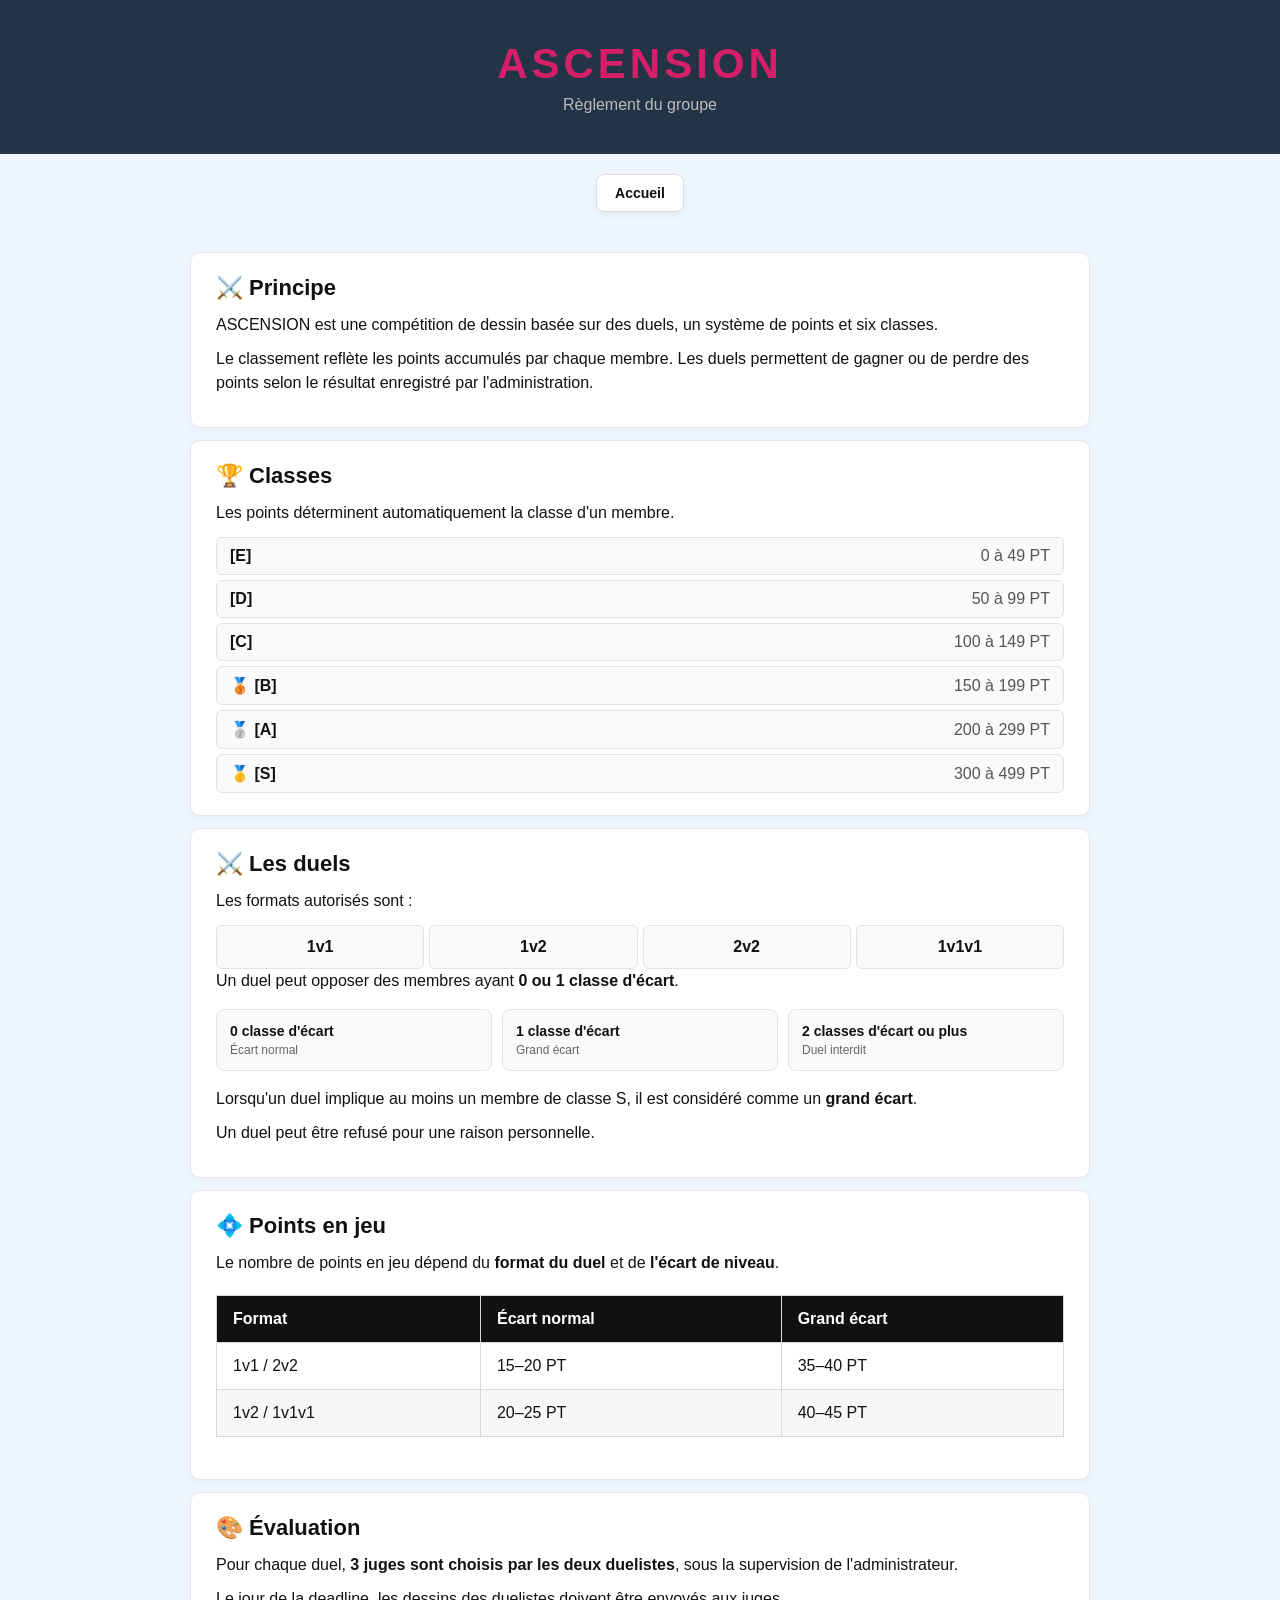
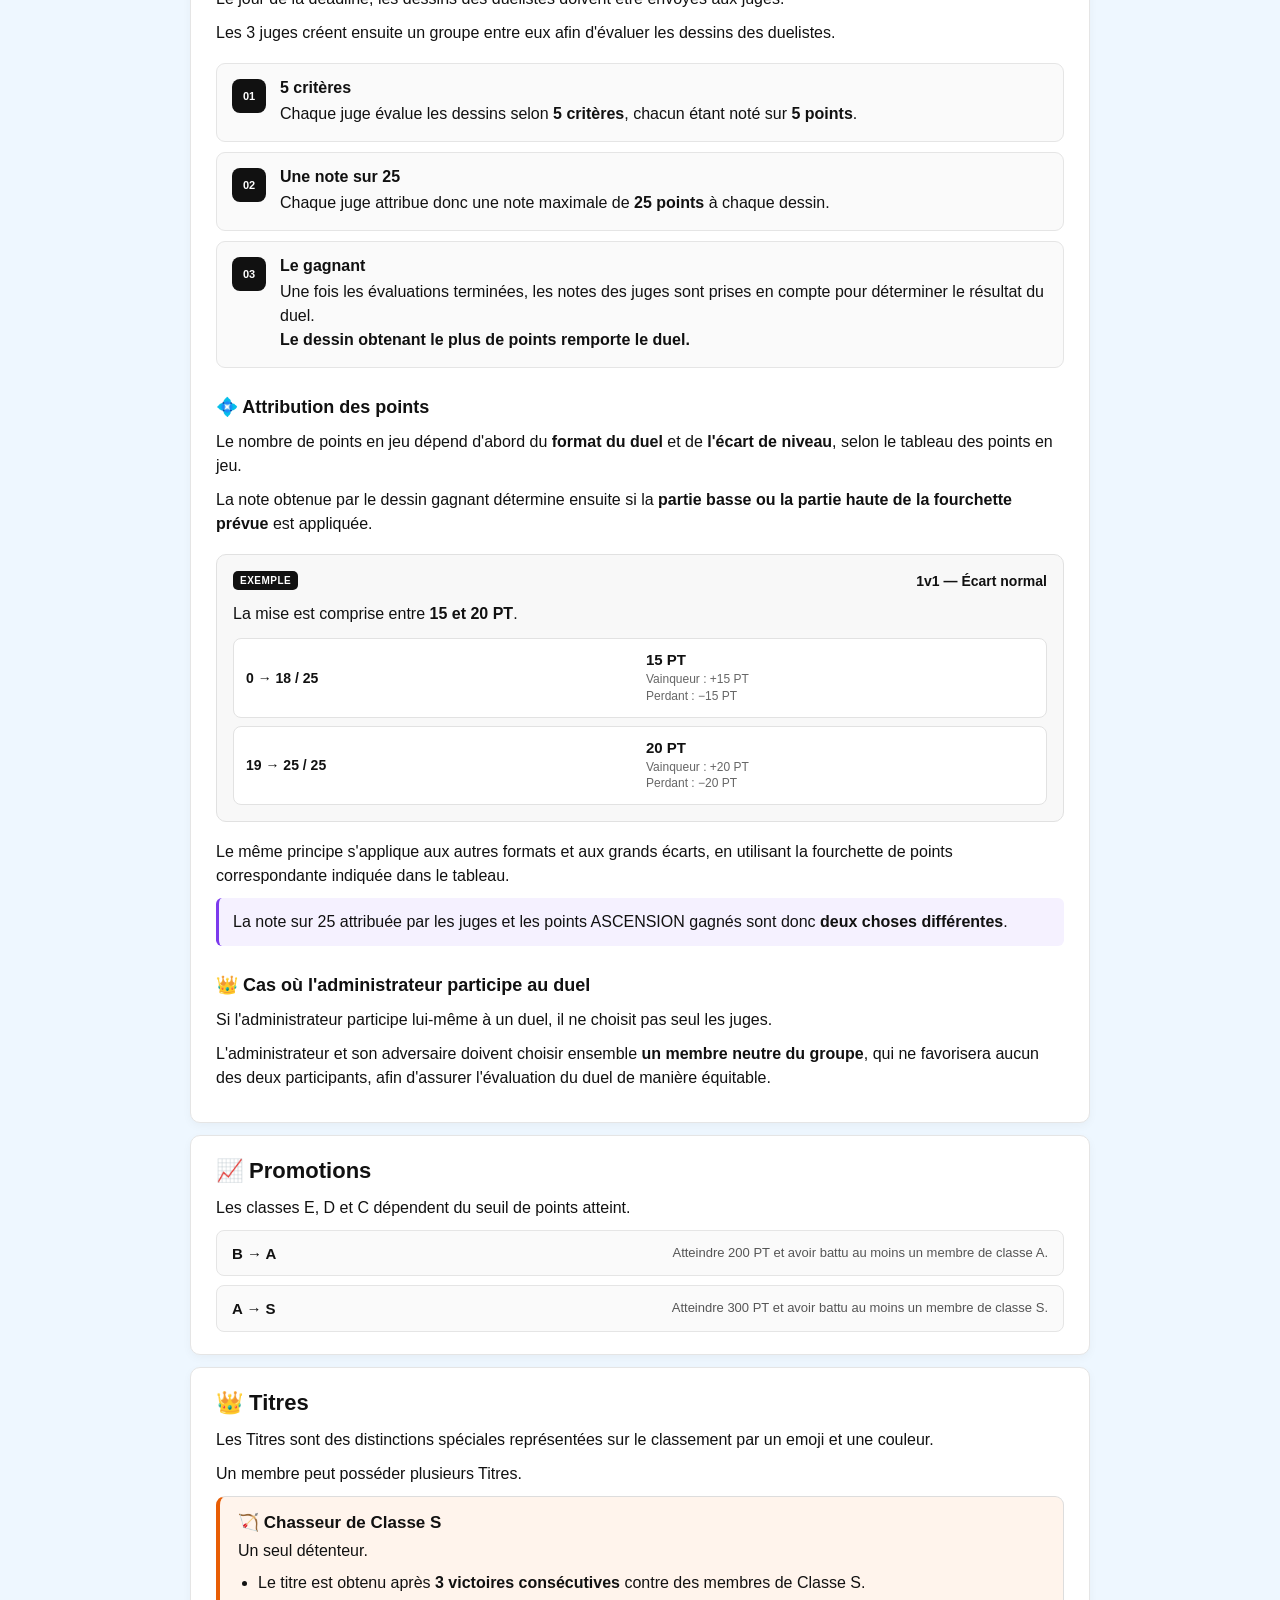
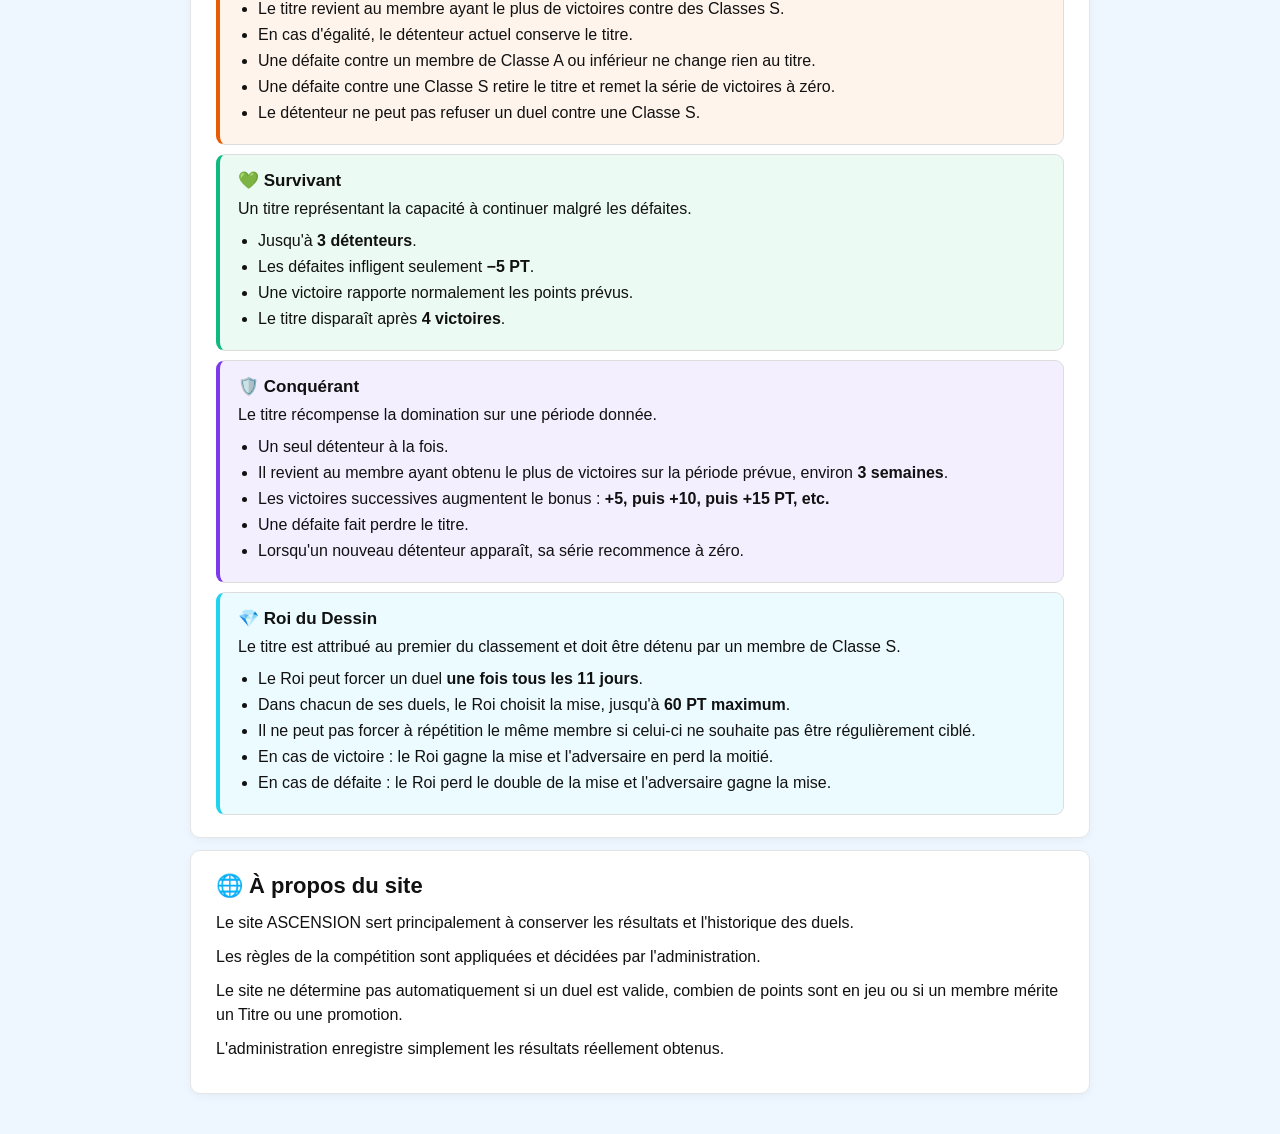
<file: reglement.html>
<!DOCTYPE html>
<html lang="fr">

<head>
    <meta charset="UTF-8">
    <meta name="viewport" content="width=device-width, initial-scale=1.0">
    <meta name="theme-color" content="#7c3aed">

    <title>ASCENSION — Règlement</title>

    <link rel="stylesheet" href="style.css">
</head>

<body>

    <header>
        <h1>ASCENSION</h1>
        <p>Règlement du groupe</p>
    </header>

    <a href="index.html" class="home-button">
        Accueil
    </a>

    <main>

        <!-- ========================= -->
        <!-- PRINCIPE -->
        <!-- ========================= -->

        <section class="rules-section">

            <h2>⚔️ Principe</h2>

            <p>
                ASCENSION est une compétition de dessin basée sur des duels,
                un système de points et six classes.
            </p>

            <p>
                Le classement reflète les points accumulés par chaque membre.
                Les duels permettent de gagner ou de perdre des points selon
                le résultat enregistré par l'administration.
            </p>

        </section>


        <!-- ========================= -->
        <!-- CLASSES -->
        <!-- ========================= -->

        <section class="rules-section">

            <h2>🏆 Classes</h2>

            <p>
                Les points déterminent automatiquement la classe d'un membre.
            </p>

            <div class="rules-list">

                <div>
                    <strong>[E]</strong>
                    <span>0 à 49 PT</span>
                </div>

                <div>
                    <strong>[D]</strong>
                    <span>50 à 99 PT</span>
                </div>

                <div>
                    <strong>[C]</strong>
                    <span>100 à 149 PT</span>
                </div>

                <div>
                    <strong>🥉 [B]</strong>
                    <span>150 à 199 PT</span>
                </div>

                <div>
                    <strong>🥈 [A]</strong>
                    <span>200 à 299 PT</span>
                </div>

                <div>
                    <strong>🥇 [S]</strong>
                    <span>300 à 499 PT</span>
                </div>

            </div>

        </section>


        <!-- ========================= -->
        <!-- DUELS -->
        <!-- ========================= -->

        <section class="rules-section">

            <h2>⚔️ Les duels</h2>

            <p>
                Les formats autorisés sont :
            </p>

            <div class="rules-list duel-formats">

                <div>
                    <strong>1v1</strong>
                </div>

                <div>
                    <strong>1v2</strong>
                </div>

                <div>
                    <strong>2v2</strong>
                </div>

                <div>
                    <strong>1v1v1</strong>
                </div>

            </div>

            <p>
                Un duel peut opposer des membres ayant
                <strong>0 ou 1 classe d'écart</strong>.
            </p>

            <div class="rule-highlight">

                <div>
                    <strong>0 classe d'écart</strong>
                    <span>Écart normal</span>
                </div>

                <div>
                    <strong>1 classe d'écart</strong>
                    <span>Grand écart</span>
                </div>

                <div>
                    <strong>2 classes d'écart ou plus</strong>
                    <span>Duel interdit</span>
                </div>

            </div>

            <p>
                Lorsqu'un duel implique au moins un membre de classe S,
                il est considéré comme un <strong>grand écart</strong>.
            </p>

            <p>
                Un duel peut être refusé pour une raison personnelle.
            </p>

        </section>


        <!-- ========================= -->
        <!-- POINTS -->
        <!-- ========================= -->

        <section class="rules-section">

            <h2>💠 Points en jeu</h2>

            <p>
                Le nombre de points en jeu dépend du
                <strong>format du duel</strong> et de
                <strong>l'écart de niveau</strong>.
            </p>

            <div class="rules-table-wrapper">

                <table>

                    <thead>
                        <tr>
                            <th>Format</th>
                            <th>Écart normal</th>
                            <th>Grand écart</th>
                        </tr>
                    </thead>

                    <tbody>

                        <tr>
                            <td>1v1 / 2v2</td>
                            <td>15–20 PT</td>
                            <td>35–40 PT</td>
                        </tr>

                        <tr>
                            <td>1v2 / 1v1v1</td>
                            <td>20–25 PT</td>
                            <td>40–45 PT</td>
                        </tr>

                    </tbody>

                </table>

            </div>

        </section>


        <!-- ========================= -->
        <!-- ÉVALUATION -->
        <!-- ========================= -->

        <section class="rules-section">

            <h2>🎨 Évaluation</h2>

            <div class="evaluation-intro">

                <p>
                    Pour chaque duel, <strong>3 juges sont choisis par les
                    deux duelistes</strong>, sous la supervision de
                    l'administrateur.
                </p>

                <p>
                    Le jour de la deadline, les dessins des duelistes
                    doivent être envoyés aux juges.
                </p>

                <p>
                    Les 3 juges créent ensuite un groupe entre eux afin
                    d'évaluer les dessins des duelistes.
                </p>

            </div>


            <div class="evaluation-card">

                <div class="evaluation-number">
                    01
                </div>

                <div>
                    <h3>5 critères</h3>

                    <p>
                        Chaque juge évalue les dessins selon
                        <strong>5 critères</strong>, chacun étant noté
                        sur <strong>5 points</strong>.
                    </p>
                </div>

            </div>


            <div class="evaluation-card">

                <div class="evaluation-number">
                    02
                </div>

                <div>
                    <h3>Une note sur 25</h3>

                    <p>
                        Chaque juge attribue donc une note maximale de
                        <strong>25 points</strong> à chaque dessin.
                    </p>
                </div>

            </div>


            <div class="evaluation-card">

                <div class="evaluation-number">
                    03
                </div>

                <div>
                    <h3>Le gagnant</h3>

                    <p>
                        Une fois les évaluations terminées, les notes des
                        juges sont prises en compte pour déterminer
                        le résultat du duel.
                    </p>

                    <p>
                        <strong>
                            Le dessin obtenant le plus de points remporte
                            le duel.
                        </strong>
                    </p>
                </div>

            </div>


            <h3 class="subsection-title">
                💠 Attribution des points
            </h3>

            <p>
                Le nombre de points en jeu dépend d'abord du
                <strong>format du duel</strong> et de
                <strong>l'écart de niveau</strong>, selon le tableau
                des points en jeu.
            </p>

            <p>
                La note obtenue par le dessin gagnant détermine ensuite
                si la <strong>partie basse ou la partie haute de la
                fourchette prévue</strong> est appliquée.
            </p>


            <div class="score-example">

                <div class="score-example-header">
                    <span>EXEMPLE</span>
                    <strong>1v1 — Écart normal</strong>
                </div>

                <p>
                    La mise est comprise entre
                    <strong>15 et 20 PT</strong>.
                </p>

                <div class="score-case">

                    <div class="score-range">
                        0 → 18 / 25
                    </div>

                    <div class="score-result">
                        <strong>15 PT</strong>

                        <span>
                            Vainqueur : +15 PT<br>
                            Perdant : −15 PT
                        </span>
                    </div>

                </div>


                <div class="score-case">

                    <div class="score-range">
                        19 → 25 / 25
                    </div>

                    <div class="score-result">
                        <strong>20 PT</strong>

                        <span>
                            Vainqueur : +20 PT<br>
                            Perdant : −20 PT
                        </span>
                    </div>

                </div>

            </div>


            <p>
                Le même principe s'applique aux autres formats et aux
                grands écarts, en utilisant la fourchette de points
                correspondante indiquée dans le tableau.
            </p>

            <p class="important-note">
                La note sur 25 attribuée par les juges et les points
                ASCENSION gagnés sont donc <strong>deux choses
                différentes</strong>.
            </p>


            <h3 class="subsection-title">
                👑 Cas où l'administrateur participe au duel
            </h3>

            <p>
                Si l'administrateur participe lui-même à un duel,
                il ne choisit pas seul les juges.
            </p>

            <p>
                L'administrateur et son adversaire doivent choisir
                ensemble <strong>un membre neutre du groupe</strong>,
                qui ne favorisera aucun des deux participants, afin
                d'assurer l'évaluation du duel de manière équitable.
            </p>

        </section>


        <!-- ========================= -->
        <!-- PROMOTIONS -->
        <!-- ========================= -->

        <section class="rules-section">

            <h2>📈 Promotions</h2>

            <p>
                Les classes E, D et C dépendent du seuil de points atteint.
            </p>

            <div class="promotion-card">

                <strong>B → A</strong>

                <span>
                    Atteindre 200 PT et avoir battu au moins un membre
                    de classe A.
                </span>

            </div>

            <div class="promotion-card">

                <strong>A → S</strong>

                <span>
                    Atteindre 300 PT et avoir battu au moins un membre
                    de classe S.
                </span>

            </div>

        </section>


        <!-- ========================= -->
        <!-- TITRES -->
        <!-- ========================= -->

        <section class="rules-section">

            <h2>👑 Titres</h2>

            <p>
                Les Titres sont des distinctions spéciales représentées
                sur le classement par un emoji et une couleur.
            </p>

            <p>
                Un membre peut posséder plusieurs Titres.
            </p>


            <!-- CHASSEUR -->

            <article class="title-card chasseur">

                <h3>🏹 Chasseur de Classe S</h3>

                <p>
                    Un seul détenteur.
                </p>

                <ul>

                    <li>
                        Le titre est obtenu après
                        <strong>3 victoires consécutives</strong>
                        contre des membres de Classe S.
                    </li>

                    <li>
                        Le titre revient au membre ayant le plus de
                        victoires contre des Classes S.
                    </li>

                    <li>
                        En cas d'égalité, le détenteur actuel conserve
                        le titre.
                    </li>

                    <li>
                        Une défaite contre un membre de Classe A ou
                        inférieur ne change rien au titre.
                    </li>

                    <li>
                        Une défaite contre une Classe S retire le titre
                        et remet la série de victoires à zéro.
                    </li>

                    <li>
                        Le détenteur ne peut pas refuser un duel contre
                        une Classe S.
                    </li>

                </ul>

            </article>


            <!-- SURVIVANT -->

            <article class="title-card survivant">

                <h3>💚 Survivant</h3>

                <p>
                    Un titre représentant la capacité à continuer
                    malgré les défaites.
                </p>

                <ul>

                    <li>
                        Jusqu'à <strong>3 détenteurs</strong>.
                    </li>

                    <li>
                        Les défaites infligent seulement
                        <strong>−5 PT</strong>.
                    </li>

                    <li>
                        Une victoire rapporte normalement les points
                        prévus.
                    </li>

                    <li>
                        Le titre disparaît après
                        <strong>4 victoires</strong>.
                    </li>

                </ul>

            </article>


            <!-- CONQUÉRANT -->

            <article class="title-card conquerant">

                <h3>🛡️ Conquérant</h3>

                <p>
                    Le titre récompense la domination sur une période
                    donnée.
                </p>

                <ul>

                    <li>
                        Un seul détenteur à la fois.
                    </li>

                    <li>
                        Il revient au membre ayant obtenu le plus de
                        victoires sur la période prévue,
                        environ <strong>3 semaines</strong>.
                    </li>

                    <li>
                        Les victoires successives augmentent le bonus :
                        <strong>+5, puis +10, puis +15 PT, etc.</strong>
                    </li>

                    <li>
                        Une défaite fait perdre le titre.
                    </li>

                    <li>
                        Lorsqu'un nouveau détenteur apparaît,
                        sa série recommence à zéro.
                    </li>

                </ul>

            </article>


            <!-- ROI -->

            <article class="title-card roi-dessin">

                <h3>💎 Roi du Dessin</h3>

                <p>
                    Le titre est attribué au premier du classement et
                    doit être détenu par un membre de Classe S.
                </p>

                <ul>

                    <li>
                        Le Roi peut forcer un duel
                        <strong>une fois tous les 11 jours</strong>.
                    </li>

                    <li>
                        Dans chacun de ses duels, le Roi choisit la mise,
                        jusqu'à <strong>60 PT maximum</strong>.
                    </li>

                    <li>
                        Il ne peut pas forcer à répétition le même membre
                        si celui-ci ne souhaite pas être régulièrement
                        ciblé.
                    </li>

                    <li>
                        En cas de victoire :
                        le Roi gagne la mise et l'adversaire en perd
                        la moitié.
                    </li>

                    <li>
                        En cas de défaite :
                        le Roi perd le double de la mise et l'adversaire
                        gagne la mise.
                    </li>

                </ul>

            </article>

        </section>


        <!-- ========================= -->
        <!-- SITE -->
        <!-- ========================= -->

        <section class="rules-section">

            <h2>🌐 À propos du site</h2>

            <p>
                Le site ASCENSION sert principalement à conserver les
                résultats et l'historique des duels.
            </p>

            <p>
                Les règles de la compétition sont appliquées et décidées
                par l'administration.
            </p>

            <p>
                Le site ne détermine pas automatiquement si un duel est
                valide, combien de points sont en jeu ou si un membre
                mérite un Titre ou une promotion.
            </p>

            <p>
                L'administration enregistre simplement les résultats
                réellement obtenus.
            </p>

        </section>

    </main>

</body>

</html>
</file>
<file: style.css>
* {
    margin: 0;
    padding: 0;
    box-sizing: border-box;
}

body {
    font-family: Arial, sans-serif;
    background: #f4f4f4;
    color: #111;
    
}

.ranking-position {
    color: #D61F69;
}

.ranking h2 {
    margin-bottom: 20px;
    font-size: 24px;
    color: #D61F69;
}

header {
    padding: 40px 20px;
    text-align: center;
    background: #111;
    color: white;
}

header h1 {
    font-size: 42px;
    letter-spacing: 4px;
    color: #D61F69;
}

header p {
    margin-top: 8px;
    color: #bbb;
}

main {
    width: min(900px, 90%);
    margin: 40px auto;
}

.ranking {
    background: white;
    padding: 25px;
    border-radius: 12px;
    box-shadow: 0 4px 15px rgba(0, 0, 0, 0.08);
}

.ranking h2 {
    margin-bottom: 20px;
    font-size: 24px;
    color: #D61F69;
}

#ranking-list {
    display: flex;
    flex-direction: column;
    gap: 10px;
}

.ranking-member {
    display: grid;
    grid-template-columns: 45px minmax(0, 1fr) 90px 80px;
    align-items: start;
    gap: 15px;
    padding: 16px;
    border: 1px solid #ddd;
    border-radius: 8px;
    cursor: pointer;
}

.ranking-member:hover {
    background: #f5f5f5;
}

.ranking-position {
    font-weight: bold;
}

.ranking-member-main {
    min-width: 0;
}

.ranking-name {
    display: block;
    font-weight: bold;
    line-height: 32px;
    white-space: nowrap;
    overflow: hidden;
    text-overflow: ellipsis;
}

.ranking-title {
    display: inline-block;
    padding: 4px 8px;
    border-radius: 5px;
    background: #111;
    color: white;
    font-size: 11px;
    font-weight: bold;
    line-height: 16px;
    white-space: nowrap;
}

.ranking-title {
    display: inline-block;
    padding: 4px 8px;
    border-radius: 5px;
    background: #111;
    color: white;
    font-size: 11px;
    font-weight: bold;
    line-height: 16px;
    white-space: nowrap;
}

.ranking-member.has-title {
    background: #fff4d6;
}

.ranking-member:has(.ranking-title.chasseur) {
    background: #ffe0cc;
}

.ranking-member:has(.ranking-title.survivant) {
    background: #d8f5e9;
}

.ranking-member:has(.ranking-title.conquerant) {
    background: #eadcff;
}

.ranking-member:has(.ranking-title.roi-dessin) {
    background: #d8f7ff;
}

.ranking-title.chasseur {
    background: #e85d04;
    color: white;
}

.ranking-title.survivant {
    background: #10b981;
    color: white;
}

.ranking-title.conquerant {
    background: #7c3aed;
    color: white;
}

.ranking-title.roi-dessin {
    background: #22d3ee;
    color: #063b46;
}


/* ============================= */
/* PAGE RÈGLEMENT                 */
/* ============================= */

.rules-section {
    background: white;
    padding: 22px 25px;
    margin-bottom: 12px;
    border-radius: 10px;
    border: 1px solid #e5e5e5;
    box-shadow: 0 3px 10px rgba(0, 0, 0, 0.04);
}

.rules-section h2 {
    margin-bottom: 12px;
    font-size: 22px;
}

.rules-section p {
    line-height: 1.5;
    margin-bottom: 10px;
}

.rules-section ul {
    margin: 8px 0 12px 20px;
    line-height: 1.5;
}

.rules-section li {
    margin-bottom: 2px;
}


/* ============================= */
/* CLASSES                        */
/* ============================= */

.rules-list {
    display: grid;
    gap: 5px;
    margin-top: 12px;
}

.rules-list > div {
    display: flex;
    align-items: center;
    justify-content: space-between;

    padding: 9px 13px;

    border: 1px solid #e2e2e2;
    border-radius: 6px;

    background: #fafafa;
}

.rules-list strong {
    min-width: 90px;
}

.rules-list span {
    color: #555;
}

/* ============================= */
/* TABLEAU                        */
/* ============================= */

.rules-table-wrapper {
    width: 100%;
    overflow-x: auto;
    margin: 20px 0;
}

.rules-table-wrapper table {
    width: 100%;
    border-collapse: collapse;
    min-width: 500px;
}

.rules-table-wrapper th,
.rules-table-wrapper td {
    padding: 14px 16px;

    border: 1px solid #d8d8d8;

    text-align: left;
}

.rules-table-wrapper th {
    background: #111;
    color: white;
    font-weight: 700;
}

.rules-table-wrapper td {
    background: white;
}

.rules-table-wrapper tr:nth-child(even) td {
    background: #f7f7f7;
}

/* ============================= */
/* TITRES                         */
/* ============================= */

.title-card {
    padding: 15px 18px;
    margin-top: 9px;

    border-radius: 9px;
    border: 1px solid #ddd;

    border-left: 4px solid #111;
}

.title-card h3 {
    margin-bottom: 6px;
    font-size: 17px;
}

.title-card p {
    margin-bottom: 6px;
}

.title-card ul {
    margin-bottom: 4px;
}


/* Couleurs des titres */

.title-card.chasseur {
    background: #fff4ec;
    border-left-color: #e85d04;
}

.title-card.survivant {
    background: #ecfaf4;
    border-left-color: #10b981;
}

.title-card.conquerant {
    background: #f3efff;
    border-left-color: #7c3aed;
}

.title-card.roi-dessin {
    background: #ecfbff;
    border-left-color: #22d3ee;
}


/* ============================= */
/* MOBILE                         */
/* ============================= */

@media (max-width: 600px) {

    .rules-section {
        padding: 22px;
        border-radius: 10px;
    }

    .rules-section h2 {
        font-size: 22px;
    }

    .rules-list > div {
        align-items: flex-start;
        flex-direction: column;
        gap: 4px;
    }

    .rules-table-wrapper table {
        min-width: 450px;
    }

}



/* ============================= */
/* BOUTON RÈGLEMENT              */
/* ============================= */

.rules-button {
    display: block;
    width: fit-content;

    margin: 20px auto 0;
    padding: 10px 18px;

    border: 1px solid #ddd;
    border-radius: 8px;

    background: white;
    color: #111;

    text-decoration: none;
    font-size: 14px;
    font-weight: 600;

    box-shadow: 0 3px 10px rgba(0, 0, 0, 0.05);

    transition:
        transform 0.15s ease,
        background 0.15s ease,
        box-shadow 0.15s ease;
}

.rules-button:hover {
    background: #f7f7f7;

    transform: translateY(-1px);

    box-shadow: 0 6px 15px rgba(0, 0, 0, 0.08);
}

.rules-button:active {
    transform: translateY(0);
}


.home-button {
    display: block;
    width: fit-content;

    margin: 20px auto 0;
    padding: 10px 18px;

    border: 1px solid #ddd;
    border-radius: 8px;

    background: white;
    color: #111;

    text-decoration: none;
    font-size: 14px;
    font-weight: 600;

    box-shadow: 0 3px 10px rgba(0, 0, 0, 0.05);

    transition:
        transform 0.15s ease,
        background 0.15s ease,
        box-shadow 0.15s ease;
}

.home-button:hover {
    background: #f7f7f7;

    transform: translateY(-1px);

    box-shadow: 0 6px 15px rgba(0, 0, 0, 0.08);
}

.home-button:active {
    transform: translateY(0);
}

/* ============================= */
/* VERSION TÉLÉPHONE             */
/* ============================= */

@media (max-width: 600px) {

    /* ACCUEIL */

    header {
        padding: 30px 15px;
    }

    header h1 {
        font-size: 32px;
        letter-spacing: 3px;
    }

    header p {
        font-size: 14px;
    }

    main {
        width: calc(100% - 24px);
        margin: 20px auto;
    }

    .ranking {
        padding: 16px;
        border-radius: 10px;
    }

    .ranking h2 {
        font-size: 21px;
        margin-bottom: 14px;
    }

    .ranking-member {
    grid-template-columns: 32px minmax(0, 1fr) 70px 62px;
    align-items: start;
    gap: 10px;
    padding: 10px 12px;
    min-height: 0;
}

.ranking-position {
    font-size: 13px;
}



.ranking-name {
    font-size: 15px;
    line-height: 1.2;
}

.ranking-titles {
    gap: 4px;
    transform: translateX(-40px);

}

.ranking-title {
    padding: 3px 6px;
    font-size: 10px;
    line-height: 1.2;
}

.ranking-class {
    text-align: right;
    white-space: nowrap;
    font-size: 14px;
}

.ranking-points {
    text-align: right;
    white-space: nowrap;
    font-size: 14px;
}


    /* BOUTON RÈGLEMENT */

    .rules-button {
        margin-top: 15px;
        padding: 9px 15px;
        font-size: 13px;
    }


    /* MODAL MEMBRE */

    .modal {
        padding: 12px;
    }

    .modal-content {
        width: 100%;
        max-height: 90vh;
        padding: 22px;
        border-radius: 12px;
    }

    .modal-content h2 {
        font-size: 21px;
        margin-bottom: 16px;
    }

    .member-info {
        gap: 7px;
        margin-bottom: 22px;
    }

    .history-item {
        padding: 10px;
        font-size: 13px;
    }


    /* RÈGLEMENT */

    .home-button {
        margin-top: 15px;
        padding: 9px 15px;
        font-size: 13px;
    }

    .rules-section {
        padding: 18px;
        margin-bottom: 10px;
        border-radius: 9px;
    }

    .rules-section h2 {
        font-size: 20px;
        margin-bottom: 10px;
    }

    .rules-section p {
        font-size: 14px;
        line-height: 1.45;
    }

    .rules-section ul {
        font-size: 14px;
        line-height: 1.45;
        padding-left: 5px;
    }

    .rules-list > div {
        padding: 8px 11px;
    }

    .rules-table-wrapper {
        margin: 14px 0;
    }

    .rules-table-wrapper th,
    .rules-table-wrapper td {
        padding: 10px 11px;
        font-size: 13px;
    }

    .title-card {
        padding: 13px 15px;
        margin-top: 8px;
    }

    .title-card h3 {
        font-size: 16px;
    }

    .title-card p,
    .title-card li {
        font-size: 13px;
    }

}

















/* ============================= */
/* FENÊTRE DU MEMBRE             */
/* ============================= */

.modal {
    display: none;
    position: fixed;
    inset: 0;
    z-index: 1000;
    background: rgba(0, 0, 0, 0.6);
    align-items: center;
    justify-content: center;
    padding: 20px;
}

.modal.active {
    display: flex;
}

.modal-content {
    position: relative;
    width: min(500px, 100%);
    max-height: 80vh;
    overflow-y: auto;
    background: white;
    border-radius: 14px;
    padding: 30px;
}

.close-modal {
    position: absolute;
    top: 12px;
    right: 15px;
    border: none;
    background: none;
    font-size: 30px;
    cursor: pointer;
}

.modal-content h2 {
    margin-bottom: 20px;
}

.member-info {
    display: grid;
    gap: 10px;
    margin-bottom: 30px;
}

.member-info span {
    font-weight: bold;
}

.modal-content h3 {
    margin-bottom: 15px;
}

#modal-history {
    display: grid;
    gap: 6px;
    margin-bottom: 10px;
}

.history-item {
    padding: 7px 9px;
    font-size: 12px;
    border-radius: 7px;
    line-height: 1.3;
}

.class-badge {
    position: relative;
    display: inline-flex;
    align-items: center;
    justify-content: center;
    width: 64px;
    height: 32px;
    padding: 0;
    border-radius: 8px;
    font-weight: 800;
    letter-spacing: 1px;
    white-space: nowrap;
    overflow: hidden;

    box-shadow:
        inset 0 1px 0 rgba(255, 255, 255, 0.75),
        inset 0 -1px 0 rgba(0, 0, 0, 0.08),
        0 2px 5px rgba(0, 0, 0, 0.08);
}

.class-label {
    position: absolute;
    inset: 0;
    display: flex;
    align-items: center;
    justify-content: center;

    font-size: 14px;
    font-weight: 900;
    letter-spacing: 1px;
    text-shadow:
        0 1px 0 rgba(255, 255, 255, 0.5);
}

.class-medal {
    position: absolute;
    left: 5px;
    z-index: 1;

    display: flex;
    align-items: center;
    justify-content: center;

    font-size: 15px;
    line-height: 1;

    filter:
        drop-shadow(0 1px 1px rgba(0, 0, 0, 0.18));
}

.class-badge.class-E {
    background: #e5e7eb;
    color: #4b5563;
}

.class-badge.class-D {
    background: #dbeafe;
    color: #3b5f8a;
}

.class-badge.class-C {
    background: #dcfce7;
    color: #3f7650;
}

.class-badge.class-B {
    background: #ffedd5;
    color: #9a5b16;
}

.class-badge.class-A {
    background: #ede9fe;
    color: #6b4ca3;
}

.class-badge.class-S {
    background: #fef3c7;
    color: #8a6d1d;
}

* {
    -webkit-tap-highlight-color: transparent;
}

/* ============================= */
/* NOUVEAU DESIGN DU RÈGLEMENT   */
/* ============================= */

/* Formats de duel */

.duel-formats {
    grid-template-columns: repeat(4, 1fr);
}

.duel-formats > div {
    justify-content: center;
    padding: 12px;
}

.duel-formats strong {
    min-width: auto;
}


/* Mise en avant des écarts */

.rule-highlight {
    display: grid;
    grid-template-columns: repeat(3, 1fr);
    gap: 10px;
    margin: 16px 0;
}

.rule-highlight > div {
    display: flex;
    flex-direction: column;
    gap: 4px;
    padding: 13px;
    border: 1px solid #e5e5e5;
    border-radius: 8px;
    background: #fafafa;
}

.rule-highlight strong {
    font-size: 14px;
}

.rule-highlight span {
    font-size: 12px;
    color: #666;
}


/* ============================= */
/* ÉVALUATION                    */
/* ============================= */

.evaluation-intro {
    margin-bottom: 18px;
}

.evaluation-card {
    display: flex;
    align-items: flex-start;
    gap: 14px;

    padding: 15px;
    margin-top: 10px;

    border: 1px solid #e5e5e5;
    border-radius: 9px;

    background: #fafafa;
}

.evaluation-number {
    flex-shrink: 0;

    display: flex;
    align-items: center;
    justify-content: center;

    width: 34px;
    height: 34px;

    border-radius: 8px;

    background: #111;
    color: white;

    font-size: 11px;
    font-weight: 800;
}

.evaluation-card h3 {
    margin-bottom: 5px;
    font-size: 16px;
}

.evaluation-card p {
    margin-bottom: 0;
}


/* Sous-titres */

.subsection-title {
    margin-top: 28px;
    margin-bottom: 12px;
    font-size: 18px;
}


/* ============================= */
/* EXEMPLE DE SCORE              */
/* ============================= */

.score-example {
    margin: 18px 0;
    padding: 16px;

    border: 1px solid #e1e1e1;
    border-radius: 10px;

    background: #f8f8f8;
}

.score-example-header {
    display: flex;
    align-items: center;
    justify-content: space-between;

    gap: 10px;
    margin-bottom: 12px;
}

.score-example-header span {
    padding: 4px 7px;

    border-radius: 5px;

    background: #111;
    color: white;

    font-size: 10px;
    font-weight: 800;
    letter-spacing: 0.5px;
}

.score-example-header strong {
    font-size: 14px;
}

.score-example > p {
    margin-bottom: 12px;
}


/* Cas de score */

.score-case {
    display: grid;
    grid-template-columns: 1fr 1fr;

    align-items: center;

    gap: 12px;

    padding: 12px;

    margin-top: 8px;

    border: 1px solid #e2e2e2;
    border-radius: 8px;

    background: white;
}

.score-range {
    font-weight: 700;
    font-size: 14px;
}

.score-result {
    display: flex;
    flex-direction: column;
    gap: 3px;
}

.score-result strong {
    font-size: 15px;
}

.score-result span {
    color: #666;
    font-size: 12px;
    line-height: 1.4;
}


/* Note importante */

.important-note {
    padding: 12px 14px;

    border-left: 3px solid #7c3aed;
    border-radius: 6px;

    background: #f5f1ff;
}


/* ============================= */
/* PROMOTIONS                    */
/* ============================= */

.promotion-card {
    display: flex;
    align-items: center;
    justify-content: space-between;

    gap: 15px;

    padding: 13px 15px;

    margin-top: 9px;

    border: 1px solid #e5e5e5;
    border-radius: 8px;

    background: #fafafa;
}

.promotion-card strong {
    flex-shrink: 0;

    font-size: 15px;
}

.promotion-card span {
    text-align: right;

    color: #555;
    font-size: 13px;
    line-height: 1.4;
}


/* ============================= */
/* MOBILE                        */
/* ============================= */

@media (max-width: 600px) {

    .duel-formats {
        grid-template-columns: repeat(2, 1fr);
    }

    .rule-highlight {
        grid-template-columns: 1fr;
    }

    .rule-highlight > div {
        padding: 11px 12px;
    }

    .evaluation-card {
        padding: 13px;
        gap: 11px;
    }

    .evaluation-number {
        width: 30px;
        height: 30px;
        font-size: 10px;
    }

    .evaluation-card h3 {
        font-size: 15px;
    }

    .subsection-title {
        margin-top: 24px;
        font-size: 17px;
    }

    .score-example {
        padding: 13px;
    }

    .score-example-header {
        align-items: flex-start;
        flex-direction: column;
    }

    .score-case {
        grid-template-columns: 1fr;
        gap: 7px;
    }

    .score-range {
        font-size: 13px;
    }

    .promotion-card {
        align-items: flex-start;
        flex-direction: column;
        gap: 6px;
    }

    .promotion-card span {
        text-align: left;
    }
}


/* ============================= */
/* DESSINS DU MEMBRE             */
/* ============================= */

#modal-drawings {
    display: grid;
    grid-template-columns: repeat(3, 1fr);
    gap: 10px;
    margin-bottom: 25px;
}

.modal-drawing {
    display: block;
    width: 100%;
    height: 180px;
    object-fit: cover;
    border-radius: 8px;
    border: 1px solid #ddd;
}


@media (max-width: 600px) {

    #modal-drawings {
        grid-template-columns: 1fr;
        gap: 10px;
    }

    .modal-drawing {
        height: auto;
        max-height: 400px;
        object-fit: contain;
        background: #f4f4f4;
    }

}

/* ============================= */
/* INSTAGRAM                     */
/* ============================= */

.instagram-row {
    display: flex;
    align-items: center;
    gap: 8px;
}

#modal-instagram {
    display: inline-flex;
    align-items: center;
    justify-content: center;
    width: 28px;
    height: 28px;
    text-decoration: none;
    transition: transform 0.2s ease, opacity 0.2s ease;
}

.instagram-icon {
    width: 22px;
    height: 22px;
    fill: none;
    stroke: currentColor;
    stroke-width: 2;
}

.instagram-icon circle:last-child {
    fill: currentColor;
    stroke: none;
}

#modal-instagram:hover {
    transform: scale(1.15);
    opacity: 0.7;
}

/* ================================= */
/* CARTE DU MEMBRE - NOUVEAU DESIGN */
/* ================================= */

.modal-content {
    width: min(560px, 100%);
    max-height: 88vh;
    overflow-y: auto;

    background: #ffffff;
    border-radius: 20px;
    padding: 30px;

    box-shadow: 0 20px 60px rgba(0, 0, 0, 0.18);

    animation: memberCardAppear 0.2s ease;
}

@keyframes memberCardAppear {
    from {
        opacity: 0;
        transform: translateY(10px) scale(0.98);
    }

    to {
        opacity: 1;
        transform: translateY(0) scale(1);
    }
}


/* BOUTON FERMER */

.close-modal {
    width: 34px;
    height: 34px;

    display: flex;
    align-items: center;
    justify-content: center;

    border: none;
    border-radius: 50%;

    background: #f1f1f1;
    color: #333;

    font-size: 22px;
    cursor: pointer;

    transition: 0.2s ease;
}

.close-modal:hover {
    background: #e5e5e5;
    transform: rotate(90deg);
}


/* NOM DU MEMBRE */

.modal-content h2 {
    margin: 5px 45px 25px 0;

    font-size: 28px;
    font-weight: 800;
    letter-spacing: -0.5px;
}


/* INFORMATIONS */

.member-info {
    display: grid;
    grid-template-columns: 1fr 1fr;

    gap: 10px;

    margin-bottom: 28px;
}

.member-info p {
    margin: 0;

    padding: 13px 15px;

    background: #f7f7f8;
    border-radius: 12px;

    font-size: 14px;
}

.member-info p:nth-child(1),
.member-info p:nth-child(2) {
    background: #f3f3f5;
}

.member-info span {
    font-weight: 700;
}


/* INSTAGRAM */

.instagram-row {
    grid-column: 1 / -1;

    display: flex;
    align-items: center;
    gap: 8px;
}

#modal-instagram {
    color: #222;
}


/* TITRES DES SECTIONS */

.modal-content h3 {
    margin-top: 26px;
    margin-bottom: 12px;

    font-size: 16px;
    font-weight: 750;
}


/* DESSINS */

#modal-drawings {
    display: grid;
    grid-template-columns: repeat(3, 1fr);
    gap: 10px;

    margin-bottom: 10px;
}

.modal-drawing {
    width: 100%;
    height: 170px;

    display: block;

    object-fit: cover;

    border-radius: 12px;

    border: 1px solid #e5e5e5;

    transition: transform 0.2s ease;
}

.modal-drawing:hover {
    transform: scale(1.025);
}


/* HISTORIQUE */

#modal-history {
    display: grid;
    gap: 9px;
}

.history-item {
    display: grid;
    gap: 5px;

    padding: 13px 15px;

    background: #f7f7f8;

    border-radius: 12px;

    font-size: 13px;
}

.history-item strong {
    font-size: 14px;
}


/* SCROLLBAR */

.modal-content::-webkit-scrollbar {
    width: 6px;
}

.modal-content::-webkit-scrollbar-track {
    background: transparent;
}

.modal-content::-webkit-scrollbar-thumb {
    background: #d5d5d5;
    border-radius: 10px;
}

@media (max-width: 600px) {

    .modal {
        padding: 10px;
    }

    .modal-content {
        width: 100%;
        max-height: 92vh;

        padding: 22px;

        border-radius: 18px;
    }

    .modal-content h2 {
        font-size: 23px;
        margin-bottom: 20px;
    }

    .member-info {
        grid-template-columns: 1fr;
        gap: 8px;
    }

    .instagram-row {
        grid-column: auto;
    }

    #modal-drawings {
        grid-template-columns: 1fr;
    }

    .modal-drawing {
        height: auto;
        max-height: 400px;
        object-fit: contain;
        background: #f4f4f4;
    }

    .history-item {
        padding: 11px 12px;
        font-size: 13px;
    }
}

/* ============================= */
/* APERCUS DES DESSINS - ADMIN   */
/* ============================= */

.drawing-preview {
    width: 120px;
    height: 120px;
    overflow: hidden;
    border-radius: 10px;
}


.drawing-preview {
    width: 100px;
    height: 100px;
}

#modal-drawings {
    display: flex;
    gap: 10px;
    overflow-x: auto;
}


/* ================================= */
/* CARTE MEMBRE - COULEUR DE CLASSE */
/* ================================= */

#member-card {
    border: 2px solid transparent;
    transition:
        border-color 0.25s ease,
        box-shadow 0.25s ease,
        background 0.25s ease;
}


/* E */

#member-card.member-class-E {
    background: #fafafa;
    border-color: #e5e7eb;
    box-shadow: 0 20px 60px rgba(75, 85, 99, 0.12);
}


/* D */

#member-card.member-class-D {
    background: #f8fbff;
    border-color: #dbeafe;
    box-shadow: 0 20px 60px rgba(59, 95, 138, 0.14);
}


/* C */

#member-card.member-class-C {
    background: #f8fdf9;
    border-color: #dcfce7;
    box-shadow: 0 20px 60px rgba(63, 118, 80, 0.14);
}


/* B */

#member-card.member-class-B {
    background: #fffaf5;
    border-color: #ffedd5;
    box-shadow: 0 20px 60px rgba(154, 91, 22, 0.16);
}


/* A */

#member-card.member-class-A {
    background: #fbfaff;
    border-color: #ede9fe;
    box-shadow: 0 20px 60px rgba(107, 76, 163, 0.17);
}


/* S */

#member-card.member-class-S {
    background: #fffdf5;
    border-color: #fef3c7;
    box-shadow: 0 20px 60px rgba(138, 109, 29, 0.20);
}

/* ================================= */
/* CARTE MEMBRE - COULEUR DE CLASSE */
/* ================================= */

#member-card {
    border: 3px solid;
    transition: 0.25s ease;
}


/* E - GRIS */

#member-card.member-class-E {
    background: #f3f4f6;
    border-color: #9ca3af;
    box-shadow: 0 12px 35px rgba(75, 85, 99, 0.25);
}


/* D - BLEU */

#member-card.member-class-D {
    background: #eff6ff;
    border-color: #60a5fa;
    box-shadow: 0 12px 35px rgba(59, 130, 246, 0.25);
}


/* C - VERT */

#member-card.member-class-C {
    background: #f0fdf4;
    border-color: #4ade80;
    box-shadow: 0 12px 35px rgba(34, 197, 94, 0.25);
}


/* B - ORANGE */

#member-card.member-class-B {
    background: #fff7ed;
    border-color: #fb923c;
    box-shadow: 0 12px 35px rgba(234, 88, 12, 0.25);
}


/* A - VIOLET */

#member-card.member-class-A {
    background: #f5f3ff;
    border-color: #a78bfa;
    box-shadow: 0 12px 35px rgba(124, 58, 237, 0.28);
}


/* S - DORÉ */

#member-card.member-class-S {
    background: #fffbeb;
    border-color: #f59e0b;
    box-shadow: 0 12px 40px rgba(217, 119, 6, 0.30);
}

/* ================================= */
/* INFOS MEMBRE - FORMAT COMPACT     */
/* ================================= */

.member-info {
    display: grid;
    grid-template-columns: repeat(4, 1fr);
    gap: 6px;
    margin-bottom: 18px;
}

.member-info p {
    margin: 0;
    padding: 9px 6px;

    background: rgba(255, 255, 255, 0.75);
    border: 1px solid rgba(0, 0, 0, 0.06);
    border-radius: 9px;

    text-align: center;
    font-size: 11px;
}

.member-info p span {
    display: block;
    margin-top: 3px;

    font-size: 14px;
    font-weight: 700;
}

@media (max-width: 600px) {

    .member-info {
        grid-template-columns: repeat(4, 1fr);
        gap: 4px;
    }

    .member-info p {
        padding: 8px 3px;
        font-size: 10px;
    }

    .member-info p span {
        font-size: 13px;
    }
}

#modal-history .history-item {
    display: flex;
    flex-direction: column;
    gap: 3px;
    padding: 8px 10px !important;
}

#modal-history .history-item strong {
    font-size: 11px;
}

#modal-history .history-main {
    font-size: 12px;
    line-height: 1.3;
}

#modal-history .history-theme {
    font-size: 11px;
    line-height: 1.3;
    opacity: 0.75;
}

@media (max-width: 600px) {
    #modal-history .history-item {
        padding: 7px 8px !important;
    }

    #modal-history .history-main {
        font-size: 11px;
    }

    #modal-history .history-theme {
        font-size: 10px;
    }
}

.duel-event-btn {
    display: block;
    width: fit-content;
    margin: 10px auto;
    text-decoration: none;
}


/* =========================
   POPUP DUEL
   ========================= */

.duel-modal {
    display: none;
    position: fixed;
    inset: 0;
    z-index: 9999;

    background: rgba(0, 0, 0, 0.55);

    padding: 25px 15px;

    overflow-y: auto;
}

.duel-modal.active {
    display: flex;
    justify-content: center;
    align-items: flex-start;
}

.duel-modal-content {
    position: relative;

    width: min(650px, 100%);

    margin: 30px auto;

    padding: 25px;

    background: #fff;

    border: 3px solid #dc2626;
    border-radius: 16px;

    box-shadow: 0 15px 45px rgba(0, 0, 0, 0.25);
}

.duel-modal-content h2 {
    margin: 0 45px 8px 0;
    color: #dc2626;
}

.duel-modal-content h3 {
    margin: 25px 0 10px;
}

.duel-modal-close {
    position: absolute;
    top: 12px;
    right: 14px;

    width: 35px;
    height: 35px;

    border: none;
    border-radius: 50%;

    background: #fee2e2;
    color: #b91c1c;

    font-size: 24px;
    line-height: 1;

    cursor: pointer;
}

.duel-event-info {
    display: grid;
    grid-template-columns: repeat(3, 1fr);
    gap: 8px;

    margin-top: 20px;
}

.duel-event-info div {
    padding: 11px 8px;

    text-align: center;

    background: #f9fafb;
    border: 1px solid #e5e7eb;
    border-radius: 9px;
}

.duel-event-info span {
    display: block;

    font-size: 11px;
    color: #6b7280;
}

.duel-event-info strong {
    display: block;

    margin-top: 4px;

    font-size: 14px;
}

#duel-modal-status {
    display: inline-block;

    padding: 5px 9px;

    border-radius: 7px;

    background: #fee2e2;
    color: #b91c1c;

    font-size: 12px;
    font-weight: bold;
}

#duel-modal-participants,
#duel-modal-matches {
    display: grid;
    gap: 8px;
}

.duel-modal-participant,
.duel-modal-match {
    padding: 10px 12px;

    background: #fafafa;

    border: 1px solid #e5e7eb;
    border-radius: 8px;
}

.duel-modal-participant {
    font-size: 14px;
    font-weight: 600;
}

.duel-modal-match {
    font-size: 13px;
}

.duel-modal-match strong {
    display: block;
    margin-bottom: 4px;
}

.duel-modal-match span {
    display: block;
    color: #666;
    margin-top: 3px;
}

body.duel-modal-open {
    overflow: hidden;
}

@media (max-width: 600px) {

    .duel-modal {
        padding: 10px;
    }

    .duel-modal-content {
        margin: 10px auto;
        padding: 20px 15px;
    }

    .duel-event-info {
        grid-template-columns: repeat(3, 1fr);
        gap: 5px;
    }

    .duel-event-info div {
        padding: 9px 4px;
    }

    .duel-event-info strong {
        font-size: 12px;
    }
}


/* Bouton Duel lorsqu'un événement est actif */
.duel-event-btn.event-active {
    color: #dc2626;
    font-weight: bold;
}

.duel-event-btn.event-active #duel-event-notification {
    display: inline-block;
    width: 8px;
    height: 8px;
    margin-left: 6px;
    vertical-align: middle;
    background: #dc2626;
    border-radius: 50%;
}



.duel-event-btn {
    display: block;
    width: fit-content;
    margin: 12px auto 8px;

    padding: 7px 18px;

    color: #D61F69;
    background: #FCE7F3;

    border: 1px solid #D61F69;
    border-radius: 6px;

    font-size: 13px;
    font-weight: 700;
    letter-spacing: 0.5px;

    text-decoration: none;

    transition: background 0.2s ease, color 0.2s ease;
}

.duel-event-btn:hover {
    background: #D61F69;
    color: white;
}

.duel-event-btn.event-active {
    background: #dc2626;
    border-color: #dc2626;
    color: white;
}

.duel-event-btn.event-active:hover {
    background: #b91c1c;
    border-color: #b91c1c;
}

.duel-event-btn.event-active #duel-event-notification {
    display: inline-block;
    width: 8px;
    height: 8px;
    margin-left: 7px;
    vertical-align: middle;

    background: white;
    border-radius: 50%;
}




body.modal-open {
    overflow: hidden;
}

.modal {
    overscroll-behavior: contain;
}

.modal-content {
    overscroll-behavior: contain;
}


body {
    background: #EEF7FF;
}


#ascension-stars {
    position: fixed;
    inset: 0;
    pointer-events: none;
    overflow: hidden;
    z-index: 0;
}

.ascension-star {
    position: absolute;
    color: #D61F69;
    font-size: 18px;
    opacity: 0.35;
}

#ascension-stars {
    position: fixed;
    inset: 0;
    pointer-events: none;
    overflow: hidden;
    z-index: 0;
}

.ascension-star {
    position: absolute;
    color: #D61F69;
    font-size: 18px;
    opacity: 0.35;
}


header {
    background: #243447;
}

.ascension-title {
    color: #5DADE2;
}

.ascension-title span {
    color: #D61F69;
    font-size: 28px;
    margin: 0 8px;
}


.ranking-position.class-E {
    color: #374151;
}

.ranking-position.class-D {
    color: #2563EB;
}

.ranking-position.class-C {
    color: #16A34A;
}

.ranking-position.class-B {
    color: #EA580C;
}

.ranking-position.class-A {
    color: #7C3AED;
}

.ranking-position.class-S {
    color: #D49A00;
}


.ranking h2 {
    color: #D61F69 !important;
}

.league-title {
    color: #D61F69;
}

.league-title {
    color: #D61F69;
    font-size: 15px;
}

.ascension-title {
    white-space: nowrap;
}

@media (max-width: 400px) {
    .ascension-title {
        font-size: 22px;
    }

    .ascension-title span {
        font-size: 20px;
        margin: 0 5px;
    }
}

.duel-modal-match {
    padding: 16px;
    background: #ffffff;
    border: 1px solid #e5e7eb;
    border-left: 4px solid #D61F69;
    border-radius: 12px;
    box-shadow: 0 3px 10px rgba(0, 0, 0, 0.06);
}

.duel-modal-match strong {
    display: inline-block;
    margin-bottom: 12px;
    padding: 5px 9px;
    background: #FCE7F3;
    color: #D61F69;
    border-radius: 6px;
    font-size: 12px;
    font-weight: 800;
    letter-spacing: 0.5px;
}

.duel-modal-match span {
    display: block;
    margin-top: 7px;
    color: #4b5563;
    font-size: 13px;
}

.duel-modal-match span:first-of-type {
    margin-top: 0;
    color: #111827;
    font-size: 15px;
    font-weight: 700;
}

.duel-modal-match span:nth-of-type(2)::before {
    content: "🎨 ";
}

.duel-modal-match span:nth-of-type(3)::before {
    content: "🕐 ";
}

.duel-modal-match span:nth-of-type(4) {
    display: inline-block;
    margin-top: 10px;
    padding: 4px 8px;
    background: #dcfce7;
    color: #166534;
    border-radius: 6px;
    font-size: 11px;
    font-weight: 700;
}
</file>
